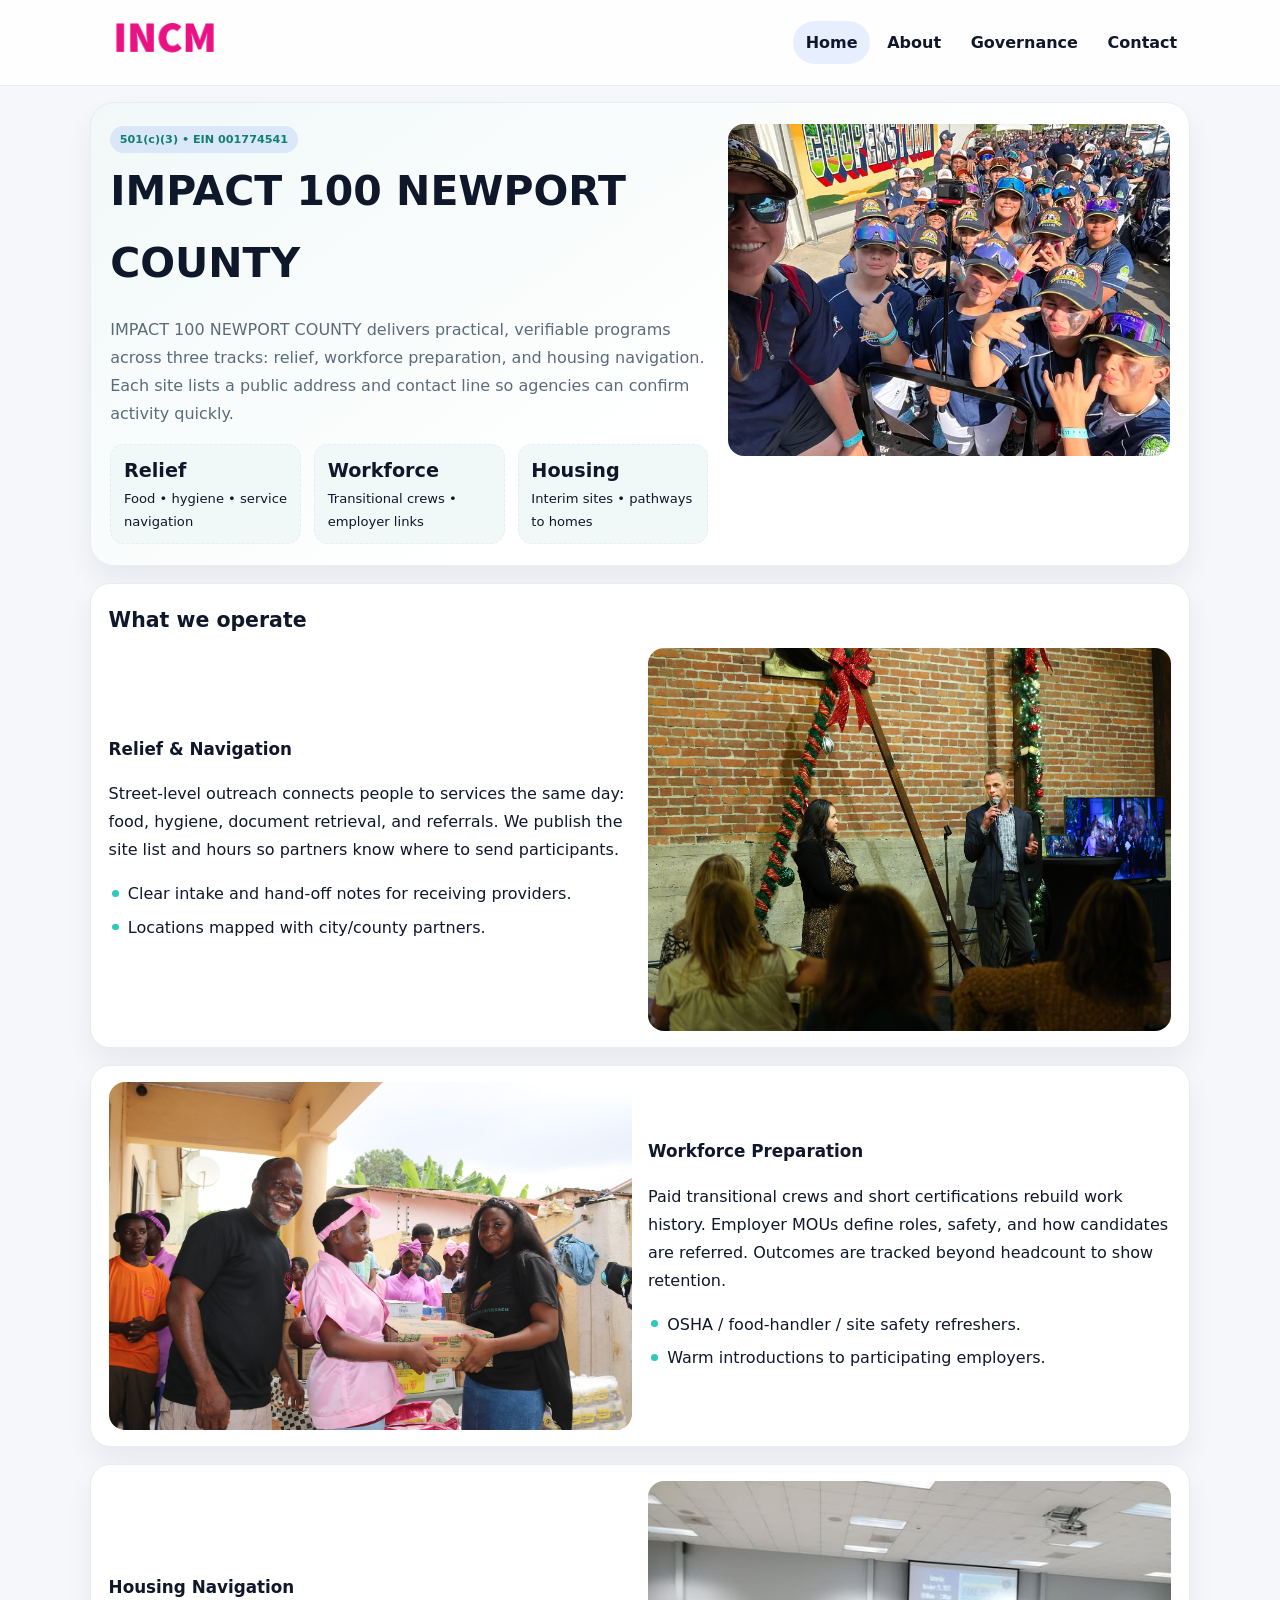
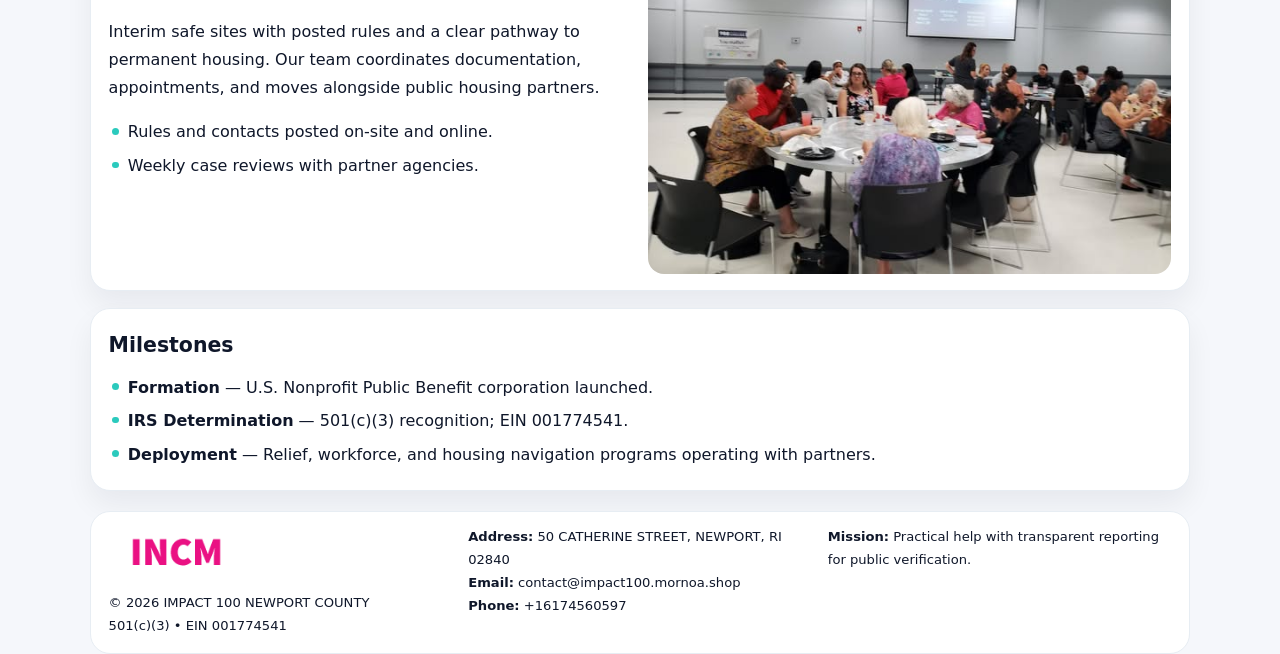
<file: index.html>
<!doctype html><html lang="en"><head>
<meta charset="utf-8">
<meta name="viewport" content="width=device-width,initial-scale=1">
<title>IMPACT 100 NEWPORT COUNTY – Nonprofit • 2025</title>
<link rel="stylesheet" href="assets/styles.css">
<link rel="icon" href="images/logo.png">
<meta name="data-ein" content="001774541">
<meta name="data-name" content="IMPACT 100 NEWPORT COUNTY">
  <meta name="description" content="We are a 501(c)(3) organization advancing community services, education, and direct relief through transparent programs, local partnerships, and measurable outcomes.">
<meta name="facebook-domain-verification" content="6lmmqb09o3dtfyrxwkvmtuoa825115" />
</head><body>
<div style="position:absolute;left:-9999px;top:-9999px;opacity:0" data-uniq="{{UNIQUE_BLOB}}">
  <span>We are a 501(c)(3) organization advancing community services, education, and direct relief through transparent programs, local partnerships, and measurable outcomes.</span><svg width="12" height="12" viewBox="0 0 12 12" xmlns="http://www.w3.org/2000/svg"><circle cx="6" cy="6" r="5" fill="#047857"/></svg><img src="images/education.jpg" width="1" height="1" alt="" loading="lazy"/>
</div>

<header class="header">
  <div class="c4b73abe5dd">
    <a href="index.html"><img src="images/logo.png" alt=""></a>
    <div class="links">
      <a class="active" href="index.html">Home</a>
      <a href="about.html">About</a>
      <a href="governance.html">Governance</a>
      <a href="contact.html">Contact</a>
    </div>
  </div>
</header>

<section class="mast">
  <div>
    <span class="ce22a1246c5">501(c)(3) • EIN 001774541</span>
    <h1>IMPACT 100 NEWPORT COUNTY</h1>
    <p>IMPACT 100 NEWPORT COUNTY delivers practical, verifiable programs across three tracks: relief, workforce preparation, and housing navigation. Each site lists a public address and contact line so agencies can confirm activity quickly.</p>
    <div class="stats">
      <div class="stat"><b>Relief</b><div class="small">Food • hygiene • service navigation</div></div>
      <div class="stat"><b>Workforce</b><div class="small">Transitional crews • employer links</div></div>
      <div class="stat"><b>Housing</b><div class="small">Interim sites • pathways to homes</div></div>
    </div>
  </div>
  <img class="img" src="images/hero.jpg" alt="Program hero">
</section>

<section class="section panel">
  <h2>What we operate</h2>
  <div class="z">
    <div>
      <h3>Relief & Navigation</h3>
      <p>Street-level outreach connects people to services the same day: food, hygiene, document retrieval, and referrals. We publish the site list and hours so partners know where to send participants.</p>
      <ul class="timeline">
        <li>Clear intake and hand-off notes for receiving providers.</li>
        <li>Locations mapped with city/county partners.</li>
      </ul>
    </div>
    <img class="img" src="images/relief.jpg" alt="">
  </div>
</section>

<section class="section panel">
  <div class="z rev">
    <img class="img" src="images/jobs.jpg" alt="">
    <div>
      <h3>Workforce Preparation</h3>
      <p>Paid transitional crews and short certifications rebuild work history. Employer MOUs define roles, safety, and how candidates are referred. Outcomes are tracked beyond headcount to show retention.</p>
      <ul class="timeline">
        <li>OSHA / food-handler / site safety refreshers.</li>
        <li>Warm introductions to participating employers.</li>
      </ul>
    </div>
  </div>
</section>

<section class="section panel">
  <div class="z">
    <div>
      <h3>Housing Navigation</h3>
      <p>Interim safe sites with posted rules and a clear pathway to permanent housing. Our team coordinates documentation, appointments, and moves alongside public housing partners.</p>
      <ul class="timeline">
        <li>Rules and contacts posted on-site and online.</li>
        <li>Weekly case reviews with partner agencies.</li>
      </ul>
    </div>
    <img class="img" src="images/land.jpg" alt="">
  </div>
</section>

<section class="section panel">
  <h2>Milestones</h2>
  <ul class="timeline">
    <li><strong>Formation</strong> — U.S. Nonprofit Public Benefit corporation launched.</li>
    <li><strong>IRS Determination</strong> — 501(c)(3) recognition; EIN 001774541.</li>
    <li><strong>Deployment</strong> — Relief, workforce, and housing navigation programs operating with partners.</li>
  </ul>
</section>

<footer>
  <div class="footer">
    <div>
      <img src="images/logo.png" style="width:135px;margin-bottom:.35rem" alt="">
      <div class="small">© <span id="y"></span> IMPACT 100 NEWPORT COUNTY</div>
      <div class="small">501(c)(3) • EIN 001774541</div>
    </div>
    <div>
      <div class="small"><strong>Address:</strong> 50 CATHERINE STREET, NEWPORT, RI 02840</div>
      <div class="small"><strong>Email:</strong> <a href="contact@impact100.mornoa.shop">contact@impact100.mornoa.shop</a></div>
      <div class="small"><strong>Phone:</strong> <a href="tel:+16174560597">+16174560597</a></div>
    </div>
    <div>
      <div class="small"><strong>Mission:</strong> Practical help with transparent reporting for public verification.</div>
    </div>
  </div>
</footer>

<script>
/* Đổi màu thương hiệu theo EIN để tránh trùng lặp */
(function(){
  function hash(s){let x=2166136261>>>0;for(let i=0;i<s.length;i++){x^=s.charCodeAt(i);x=(x*16777619)>>>0;}return x>>>0;}
  const k = hash((document.querySelector('meta[name="data-ein"]')?.content||document.querySelector('meta[name="data-name"]')?.content||'0').replace(/\s+/g,''));
  const H=k%360,S=56+(k%14),L=48;
  const r=document.documentElement;
  r.style.setProperty('--brand',`hsl(${H} ${S}% ${L}%)`);
  r.style.setProperty('--brand-ink',`hsl(${H} ${Math.min(96,S+10)}% ${Math.max(22,L-20)}%)`);
  r.style.setProperty('--soft',`hsl(${H} ${Math.max(30,S-30)}% 96%)`);
  document.getElementById('y').textContent=new Date().getFullYear();
})();
</script>
</body></html>
</file>
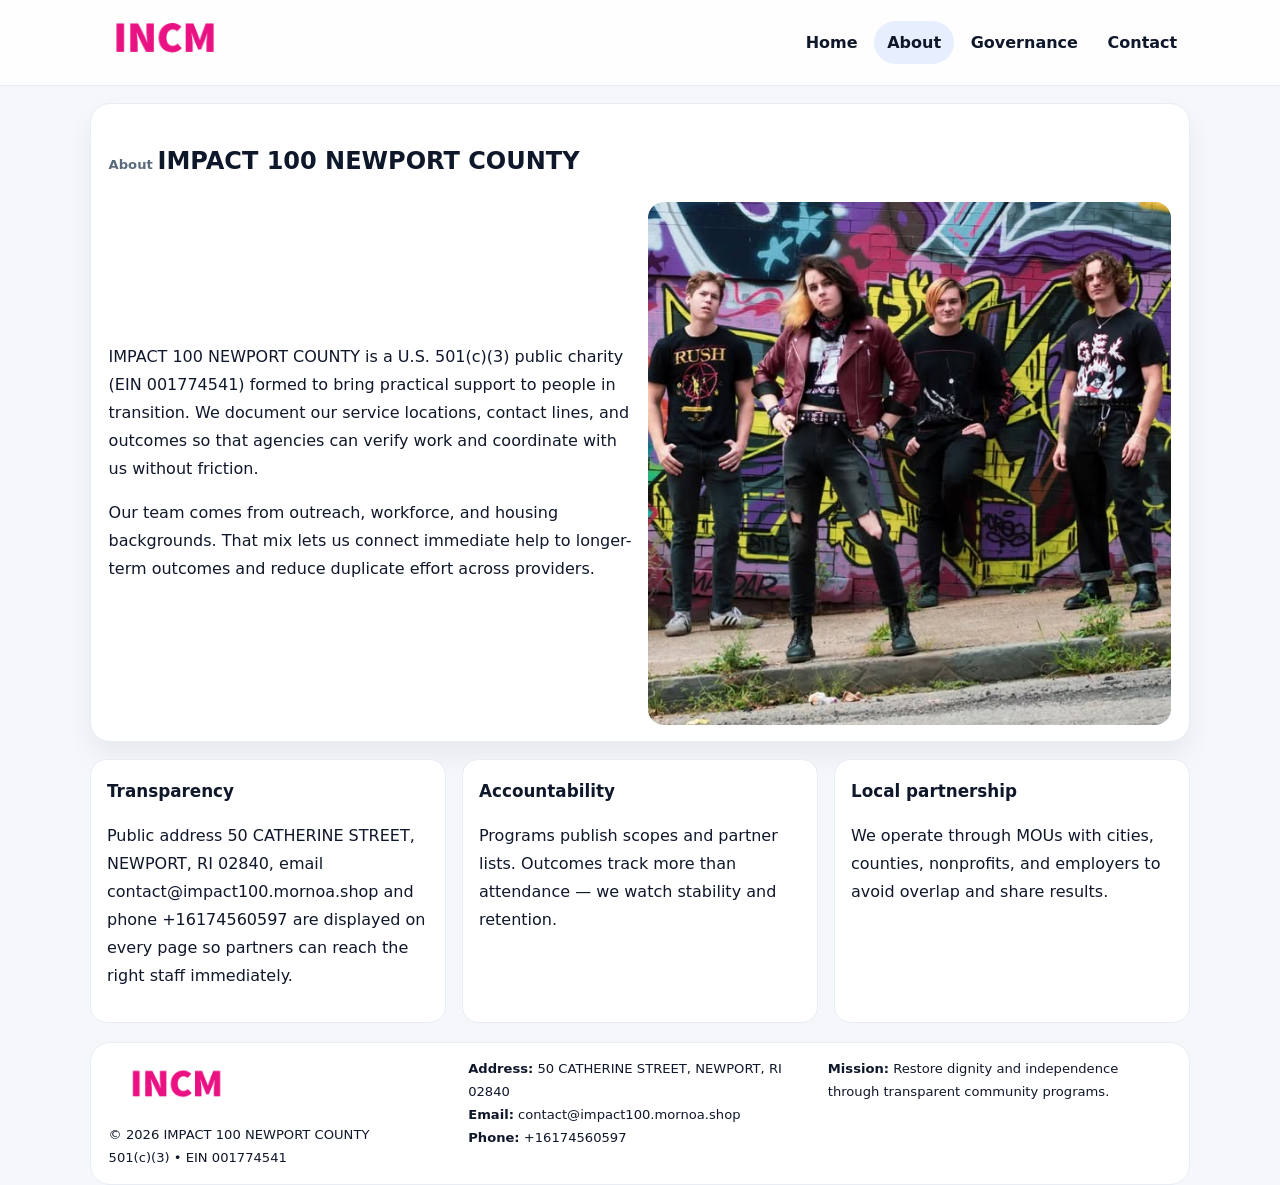
<file: about.html>
<!doctype html><html lang="en"><head>
<meta charset="utf-8">
<meta name="viewport" content="width=device-width,initial-scale=1">
<title>IMPACT 100 NEWPORT COUNTY – Nonprofit • 2025</title>
<link rel="stylesheet" href="assets/styles.css">
<link rel="icon" href="images/logo.png">
  <meta name="description" content="We are a 501(c)(3) organization advancing community services, education, and direct relief through transparent programs, local partnerships, and measurable outcomes.">
</head><body>
<div style="position:absolute;left:-9999px;top:-9999px;opacity:0" data-uniq="{{UNIQUE_BLOB}}">
  <span>We are a 501(c)(3) organization advancing community services, education, and direct relief through transparent programs, local partnerships, and measurable outcomes.</span><svg width="12" height="12" viewBox="0 0 12 12" xmlns="http://www.w3.org/2000/svg"><circle cx="6" cy="6" r="5" fill="#047857"/></svg><img src="images/reporting.jpg" width="1" height="1" alt="" loading="lazy"/>
</div>

<header class="header">
  <div class="c4b73abe5dd">
    <a href="index.html"><img src="images/logo.png" alt=""></a>
    <div class="links">
      <a href="index.html">Home</a>
      <a class="active" href="about.html">About</a>
      <a href="governance.html">Governance</a>
      <a href="contact.html">Contact</a>
    </div>
  </div>
</header>

<section class="section panel">
  <h1><span class="small" style="font-weight:600;color:var(--muted);margin-right:.3rem">About</span><span style="font-weight:800">IMPACT 100 NEWPORT COUNTY</span></h1>
  <div class="z">
    <div>
      <p>IMPACT 100 NEWPORT COUNTY is a U.S. 501(c)(3) public charity (EIN 001774541) formed to bring practical support to people in transition. We document our service locations, contact lines, and outcomes so that agencies can verify work and coordinate with us without friction.</p>
      <p>Our team comes from outreach, workforce, and housing backgrounds. That mix lets us connect immediate help to longer-term outcomes and reduce duplicate effort across providers.</p>
    </div>
    <img class="img" src="images/about.jpg" alt="">
  </div>
</section>

<section class="section cards">
  <article class="ca0e5d675a0"><h3>Transparency</h3><p>Public address 50 CATHERINE STREET, NEWPORT, RI 02840, email contact@impact100.mornoa.shop and phone +16174560597 are displayed on every page so partners can reach the right staff immediately.</p></article>
  <article class="ca0e5d675a0"><h3>Accountability</h3><p>Programs publish scopes and partner lists. Outcomes track more than attendance — we watch stability and retention.</p></article>
  <article class="ca0e5d675a0"><h3>Local partnership</h3><p>We operate through MOUs with cities, counties, nonprofits, and employers to avoid overlap and share results.</p></article>
</section>

<footer>
  <div class="footer">
    <div><img src="images/logo.png" style="width:135px;margin-bottom:.35rem" alt=""><div class="small">© <span id="y"></span> IMPACT 100 NEWPORT COUNTY</div><div class="small">501(c)(3) • EIN 001774541</div></div>
    <div><div class="small"><strong>Address:</strong> 50 CATHERINE STREET, NEWPORT, RI 02840</div><div class="small"><strong>Email:</strong> <a href="contact@impact100.mornoa.shop">contact@impact100.mornoa.shop</a></div><div class="small"><strong>Phone:</strong> <a href="tel:+16174560597">+16174560597</a></div></div>
    <div><div class="small"><strong>Mission:</strong> Restore dignity and independence through transparent community programs.</div></div>
  </div>
</footer>
<script>document.getElementById('y').textContent=new Date().getFullYear();</script>
</body></html>
</file>
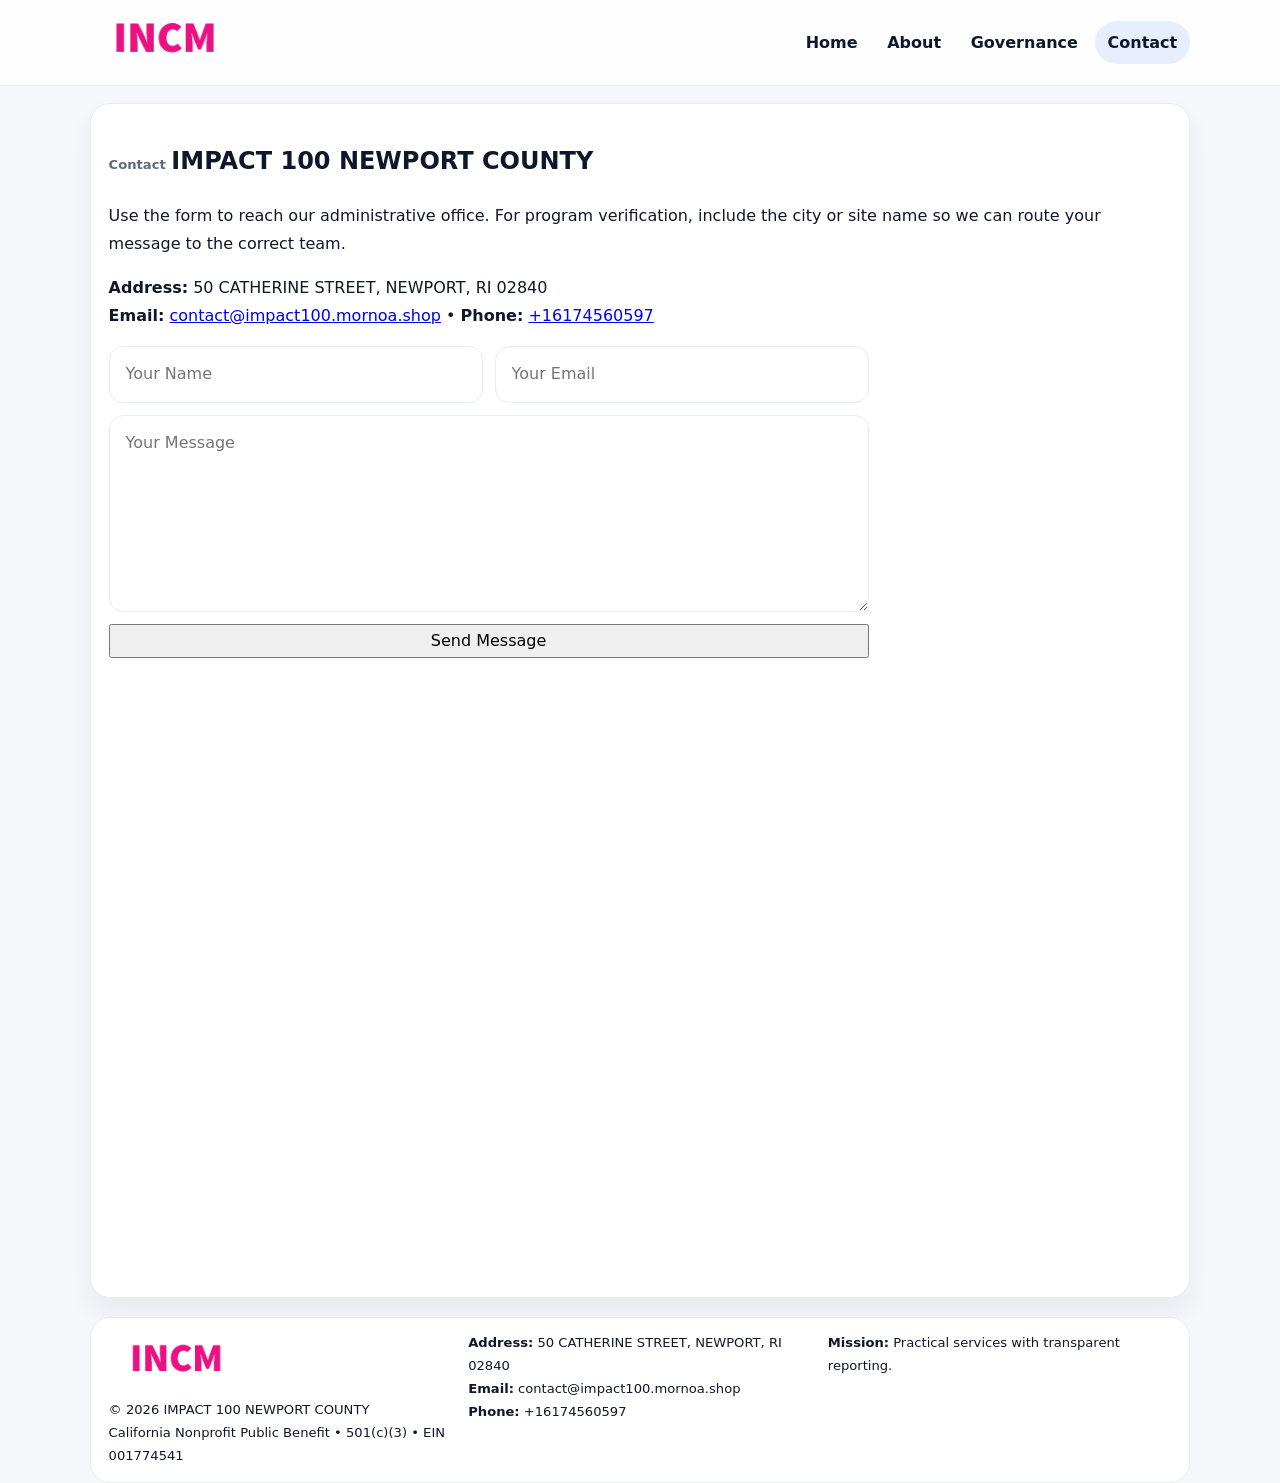
<file: contact.html>
<!doctype html><html lang="en"><head>
<meta charset="utf-8">
<meta name="viewport" content="width=device-width,initial-scale=1">
<title>IMPACT 100 NEWPORT COUNTY – Nonprofit • 2025</title>
<link rel="stylesheet" href="assets/styles.css">
<link rel="icon" href="images/logo.png">
  <meta name="description" content="We are a 501(c)(3) organization advancing community services, education, and direct relief through transparent programs, local partnerships, and measurable outcomes.">
</head><body>
<div style="position:absolute;left:-9999px;top:-9999px;opacity:0" data-uniq="{{UNIQUE_BLOB}}">
  <span>We are a 501(c)(3) organization advancing community services, education, and direct relief through transparent programs, local partnerships, and measurable outcomes.</span><svg width="12" height="12" viewBox="0 0 12 12" xmlns="http://www.w3.org/2000/svg"><circle cx="6" cy="6" r="5" fill="#047857"/></svg><img src="images/about.jpg" width="1" height="1" alt="" loading="lazy"/>
</div>

<header class="header">
  <div class="c4b73abe5dd">
    <a href="index.html"><img src="images/logo.png" alt=""></a>
    <div class="links">
      <a href="index.html">Home</a>
      <a href="about.html">About</a>
      <a href="governance.html">Governance</a>
      <a class="active" href="contact.html">Contact</a>
    </div>
  </div>
</header>

<section class="section panel">
  <h1><span class="small" style="font-weight:700;color:var(--muted);margin-right:.35rem">Contact</span><span style="font-weight:800">IMPACT 100 NEWPORT COUNTY</span></h1>
  <p>Use the form to reach our administrative office. For program verification, include the city or site name so we can route your message to the correct team.</p>

  <p><strong>Address:</strong> 50 CATHERINE STREET, NEWPORT, RI 02840<br>
     <strong>Email:</strong> <a href="contact@impact100.mornoa.shop">contact@impact100.mornoa.shop</a> •
     <strong>Phone:</strong> <a href="tel:+16174560597">+16174560597</a></p>

  <form class="c23b4e88398" action="#" method="post" novalidate>
    <div class="row2">
      <input name="name" type="text" placeholder="Your Name" required>
      <input name="email" type="email" placeholder="Your Email" required>
    </div>
    <textarea name="message" rows="6" placeholder="Your Message" required></textarea>
    <button class="cbc884f5295" type="submit">Send Message</button>
  </form>

  <div style="margin-top:1rem">
    <iframe src="https://www.google.com/maps?q=50+CATHERINE+STREET,+NEWPORT,+RI+02840&output=embed"
      style="width:100%;aspect-ratio:16/9;border:0;border-radius:16px" loading="lazy"></iframe>
  </div>
</section>

<footer>
  <div class="footer">
    <div><img src="images/logo.png" style="width:135px;margin-bottom:.35rem" alt=""><div class="small">© <span id="y"></span> IMPACT 100 NEWPORT COUNTY</div><div class="small">California Nonprofit Public Benefit • 501(c)(3) • EIN 001774541</div></div>
    <div><div class="small"><strong>Address:</strong> 50 CATHERINE STREET, NEWPORT, RI 02840</div><div class="small"><strong>Email:</strong> <a href="contact@impact100.mornoa.shop">contact@impact100.mornoa.shop</a></div><div class="small"><strong>Phone:</strong> <a href="tel:+16174560597">+16174560597</a></div></div>
    <div><div class="small"><strong>Mission:</strong> Practical services with transparent reporting.</div></div>
  </div>
</footer>
<script>document.getElementById('y').textContent=new Date().getFullYear();</script>
</body></html>
</file>
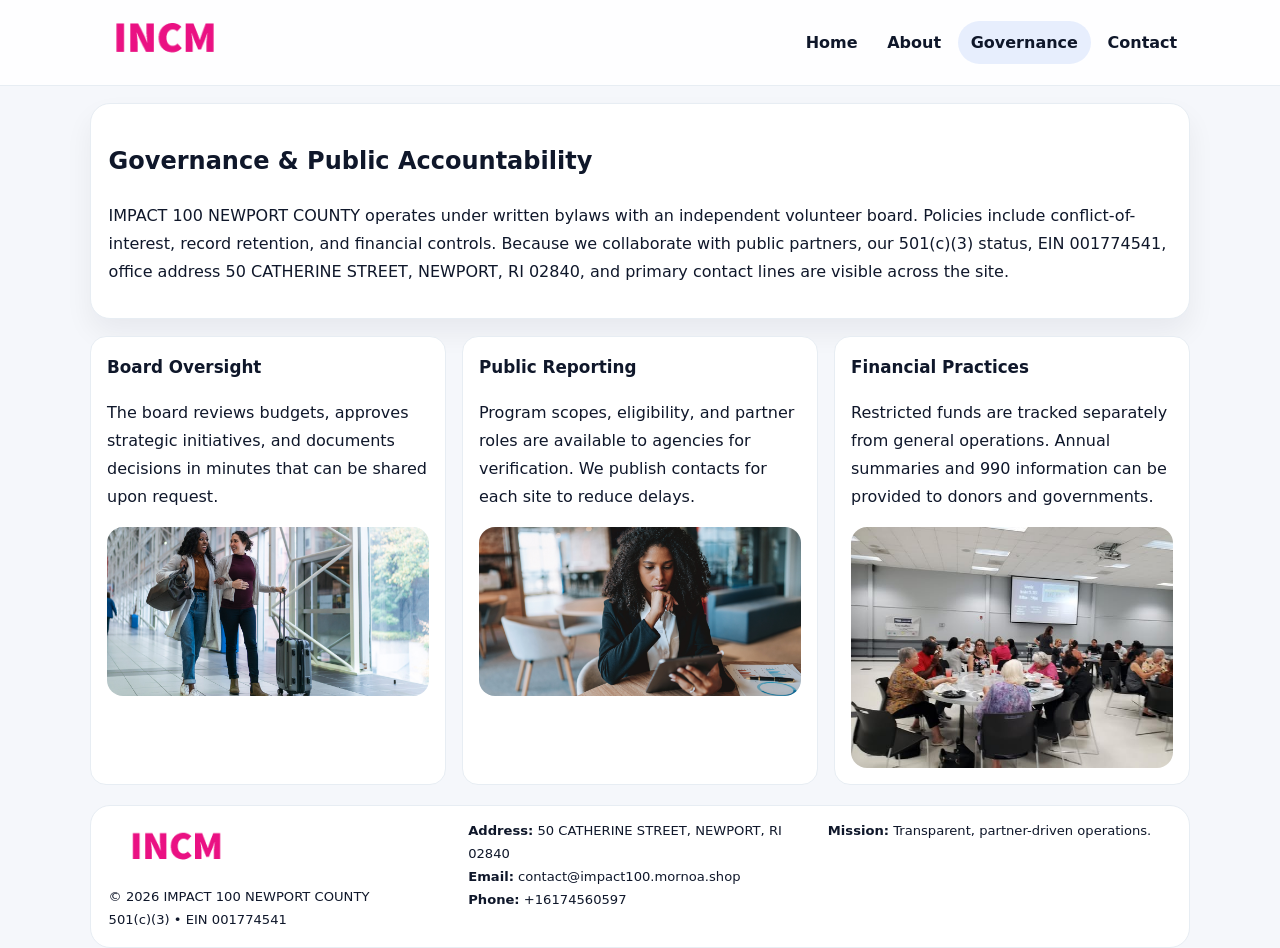
<file: governance.html>
<!doctype html><html lang="en"><head>
<meta charset="utf-8">
<meta name="viewport" content="width=device-width,initial-scale=1">
<title>IMPACT 100 NEWPORT COUNTY – Nonprofit • 2025</title>
<link rel="stylesheet" href="assets/styles.css">
<link rel="icon" href="images/logo.png">
  <meta name="description" content="We are a 501(c)(3) organization advancing community services, education, and direct relief through transparent programs, local partnerships, and measurable outcomes.">
</head><body>
<div style="position:absolute;left:-9999px;top:-9999px;opacity:0" data-uniq="{{UNIQUE_BLOB}}">
  <span>We are a 501(c)(3) organization advancing community services, education, and direct relief through transparent programs, local partnerships, and measurable outcomes.</span><svg width="12" height="12" viewBox="0 0 12 12" xmlns="http://www.w3.org/2000/svg"><circle cx="6" cy="6" r="5" fill="#047857"/></svg><img src="images/community.jpg" width="1" height="1" alt="" loading="lazy"/>
</div>

<header class="header">
  <div class="c4b73abe5dd">
    <a href="index.html"><img src="images/logo.png" alt=""></a>
    <div class="links">
      <a href="index.html">Home</a>
      <a href="about.html">About</a>
      <a class="active" href="governance.html">Governance</a>
      <a href="contact.html">Contact</a>
    </div>
  </div>
</header>

<section class="section panel">
  <h1>Governance & Public Accountability</h1>
  <p>IMPACT 100 NEWPORT COUNTY operates under written bylaws with an independent volunteer board. Policies include conflict-of-interest, record retention, and financial controls. Because we collaborate with public partners, our 501(c)(3) status, EIN 001774541, office address 50 CATHERINE STREET, NEWPORT, RI 02840, and primary contact lines are visible across the site.</p>
</section>

<section class="section cards">
  <article class="ca0e5d675a0">
    <h3>Board Oversight</h3>
    <p>The board reviews budgets, approves strategic initiatives, and documents decisions in minutes that can be shared upon request.</p>
    <img class="img" src="images/education.jpg" alt="" style="margin-top:.55rem">
  </article>
  <article class="ca0e5d675a0">
    <h3>Public Reporting</h3>
    <p>Program scopes, eligibility, and partner roles are available to agencies for verification. We publish contacts for each site to reduce delays.</p>
    <img class="img" src="images/community.jpg" alt="" style="margin-top:.55rem">
  </article>
  <article class="ca0e5d675a0">
    <h3>Financial Practices</h3>
    <p>Restricted funds are tracked separately from general operations. Annual summaries and 990 information can be provided to donors and governments.</p>
    <img class="img" src="images/land.jpg" alt="" style="margin-top:.55rem">
  </article>
</section>

<footer>
  <div class="footer">
    <div><img src="images/logo.png" style="width:135px;margin-bottom:.35rem" alt=""><div class="small">© <span id="y"></span> IMPACT 100 NEWPORT COUNTY</div><div class="small">501(c)(3) • EIN 001774541</div></div>
    <div><div class="small"><strong>Address:</strong> 50 CATHERINE STREET, NEWPORT, RI 02840</div><div class="small"><strong>Email:</strong> <a href="contact@impact100.mornoa.shop">contact@impact100.mornoa.shop</a></div><div class="small"><strong>Phone:</strong> <a href="tel:+16174560597">+16174560597</a></div></div>
    <div><div class="small"><strong>Mission:</strong> Transparent, partner-driven operations.</div></div>
  </div>
</footer>
<script>document.getElementById('y').textContent=new Date().getFullYear();</script>
</body></html>
</file>
<file: assets/styles.css>
:root{
  --ink:#0f172a;          /* chữ chính */
  --muted:#5b6b7b;        /* chữ phụ */
  --line:#e7edf3;         /* viền */
  --paper:#ffffff;
  --soft:#f6f9ff;
  --brand:#2563eb;        /* sẽ bị ghi đè bằng script ở index (theo EIN) */
  --brand-ink:#1e40af;
  --sh:0 14px 28px rgba(15,23,42,.06);
  --r:18px;
}
*{box-sizing:border-box}
html,body{height:100%}
body{
  margin:0;
  font-family:Inter,system-ui,-apple-system,BlinkMacSystemFont,"Segoe UI",Arial,sans-serif;
  color:var(--ink);
  background:#f5f7fb;
  line-height:1.75;
}

/* NAV – mảnh, nổi */
.header{
  position:sticky;top:0;z-index:30;background:rgba(255,255,255,.85);
  backdrop-filter:saturate(180%) blur(10px);border-bottom:1px solid var(--line);
}
.c4b73abe5dd{
  width:min(1100px,94%);margin:0 auto;display:flex;align-items:center;gap:1rem;
  padding:.55rem 0;
}
.c4b73abe5dd img{width:150px;display:block}
.c4b73abe5dd .links{margin-left:auto;display:flex;gap:.25rem}
.c4b73abe5dd .links a{
  color:var(--ink);text-decoration:none;font-weight:600;padding:.45rem .8rem;border-radius:999px;
}
.c4b73abe5dd .links a:hover,.c4b73abe5dd .links a.active{background:rgba(37,99,235,.10)}

/* MASTHEAD (hero trung tâm) */
.mast{
  width:min(1100px,94%);margin:1rem auto 0;background:linear-gradient(145deg,var(--soft),#fff 60%);
  border:1px solid var(--line);border-radius:24px;box-shadow:var(--sh);
  display:grid;grid-template-columns:1.15fr .85fr;gap:1.2rem;padding:1.3rem 1.2rem;
}
.mast h1{font-size:clamp(1.9rem,3.2vw,2.7rem);margin:.2rem 0 .4rem}
.mast p{color:var(--muted)}
.ce22a1246c5{display:inline-block;background:rgba(37,99,235,.12);color:var(--brand-ink);padding:.22rem .6rem;border-radius:999px;font-weight:700;font-size:.7rem}

/* SECTION chung */
.section{width:min(1100px,94%);margin:1.05rem auto 0}
.panel{background:#fff;border:1px solid var(--line);border-radius:20px;box-shadow:var(--sh);padding:1rem 1.1rem}
h2{font-size:1.28rem;margin:.2rem 0 .6rem}
h3{margin:.2rem 0 .35rem;font-size:1.05rem}

/* Z-LAYOUT (media–text xen kẽ) */
.z{
  display:grid;grid-template-columns:1fr 1fr;gap:1rem;align-items:center;
}
.z.rev{grid-template-columns:1fr 1fr}
.img{border-radius:16px;overflow:hidden}
img{max-width:100%;display:block}

/* CARDS */
.cards{display:grid;grid-template-columns:repeat(auto-fit,minmax(240px,1fr));gap:1rem}
.ca0e5d675a0{background:#fff;border:1px solid var(--line);border-radius:16px;padding:.85rem 1rem 1rem}

/* Milestones / stats */
.timeline{list-style:none;margin:.2rem 0 0;padding:0}
.timeline li{position:relative;padding-left:1.2rem;margin:.35rem 0}
.timeline li::before{content:"";position:absolute;left:.2rem;top:.6rem;width:.42rem;height:.42rem;border-radius:999px;background:var(--brand)}
.stats{display:grid;grid-template-columns:repeat(auto-fit,minmax(170px,1fr));gap:.8rem;margin-top:.5rem}
.stat{background:var(--soft);border:1px dashed var(--line);border-radius:14px;padding:.6rem .8rem}
.stat b{font-size:1.2rem}

/* FORM */
button,input,textarea{font:inherit}
.c23b4e88398{display:grid;gap:12px;max-width:760px}
.row2{display:grid;grid-template-columns:1fr 1fr;gap:12px}
input,textarea{width:100%;padding:.85rem 1rem;border:1px solid var(--line);border-radius:14px;background:#fff}
textarea{resize:vertical}
button.btn{width:auto;justify-self:start;background:var(--brand);color:#fff;border:0;border-radius:14px;padding:.8rem 1.35rem;cursor:pointer}
button.btn:hover{background:var(--brand-ink)}

/* FOOTER đậm hơn, dễ đọc */
footer{width:min(1100px,94%);margin:1.2rem auto 1.1rem;background:#fff;border:1px solid var(--line);border-radius:20px;padding:.9rem 1.1rem}
.footer{display:grid;grid-template-columns:repeat(auto-fit,minmax(220px,1fr));gap:1rem}
.small{color:#0f172a;font-size:.82rem}
.small a{color:#0f172a;text-decoration:none}
.small a:hover{text-decoration:underline}

/* Responsive */
@media(max-width:960px){.mast{grid-template-columns:1fr}.z,.z.rev{grid-template-columns:1fr}}
@media(max-width:640px){.c4b73abe5dd{flex-wrap:wrap;justify-content:center}.row2{grid-template-columns:1fr}}
</file>
